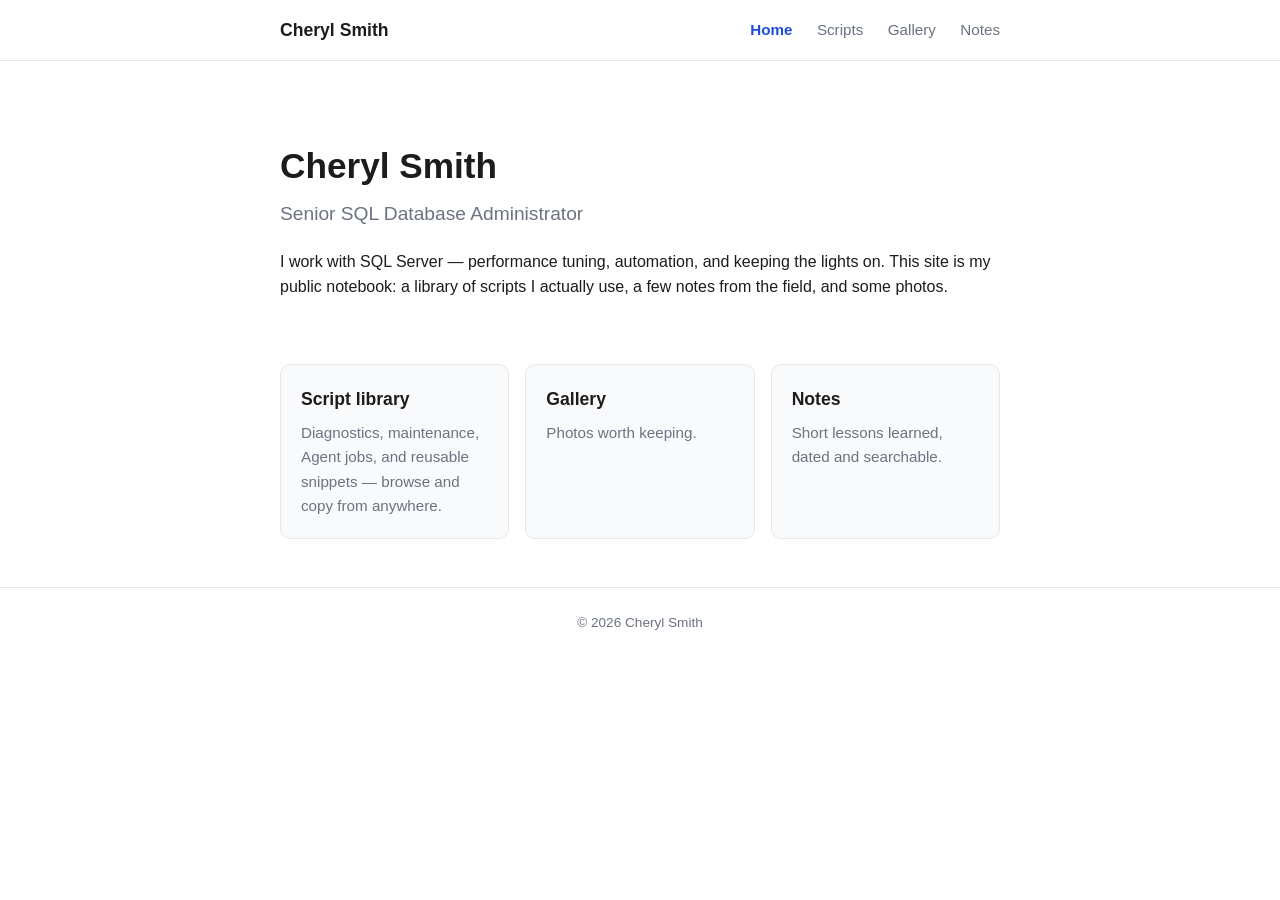
<file: index.html>
<!DOCTYPE html>
<html lang="en">
<head>
<meta charset="utf-8">
<meta name="viewport" content="width=device-width, initial-scale=1">
<title>Cheryl Smith — Senior SQL Database Administrator</title>
<link rel="stylesheet" href="styles.css">
<style>
  /* Small page-specific touch: the hero stays simple on purpose. */
  .hero { padding: 1rem 0; }
</style>
</head>
<body>

<header class="site-header">
  <div class="container">
    <a class="brand" href="index.html">Cheryl Smith</a>
    <nav>
      <a href="index.html" class="active">Home</a>
      <a href="scripts.html">Scripts</a>
      <a href="gallery.html">Gallery</a>
      <a href="notes.html">Notes</a>
    </nav>
  </div>
</header>

<main class="container">
  <section class="hero">
    <h1>Cheryl Smith</h1>
    <p class="subtitle">Senior SQL Database Administrator</p>
    <p>
      I work with SQL Server — performance tuning, automation, and keeping
      the lights on. This site is my public notebook: a library of scripts
      I actually use, a few notes from the field, and some photos.
    </p>
  </section>

  <section class="cards">
    <a class="card" href="scripts.html">
      <h2>Script library</h2>
      <p>Diagnostics, maintenance, Agent jobs, and reusable snippets — browse and copy from anywhere.</p>
    </a>
    <a class="card" href="gallery.html">
      <h2>Gallery</h2>
      <p>Photos worth keeping.</p>
    </a>
    <a class="card" href="notes.html">
      <h2>Notes</h2>
      <p>Short lessons learned, dated and searchable.</p>
    </a>
  </section>
</main>

<footer>
  <div class="container">&copy; 2026 Cheryl Smith</div>
</footer>

</body>
</html>
</file>
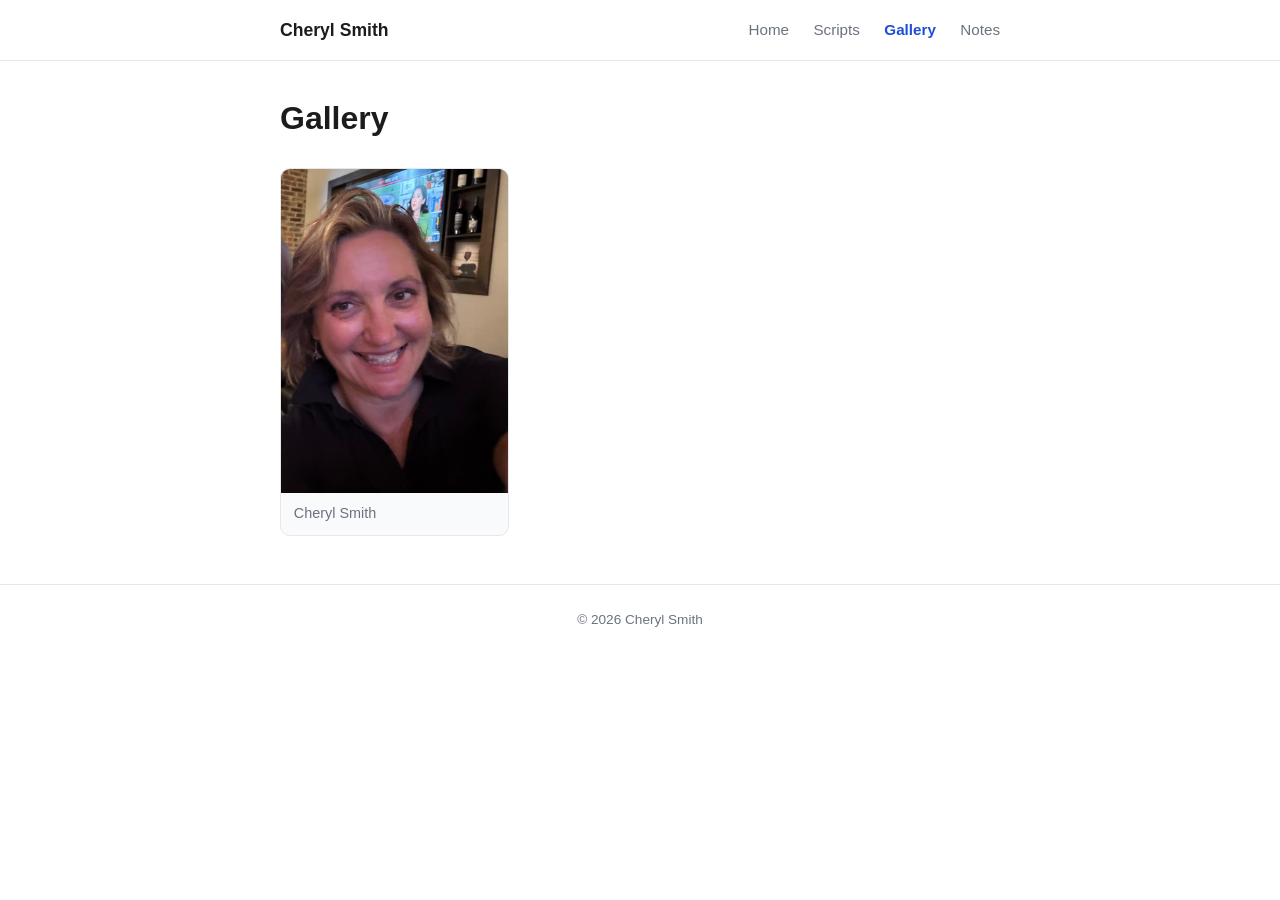
<file: gallery.html>
<!DOCTYPE html>
<html lang="en">
<head>
<meta charset="utf-8">
<meta name="viewport" content="width=device-width, initial-scale=1">
<title>Gallery — Cheryl Smith</title>
<link rel="stylesheet" href="styles.css">
</head>
<body>

<header class="site-header">
  <div class="container">
    <a class="brand" href="index.html">Cheryl Smith</a>
    <nav>
      <a href="index.html">Home</a>
      <a href="scripts.html">Scripts</a>
      <a href="gallery.html" class="active">Gallery</a>
      <a href="notes.html">Notes</a>
    </nav>
  </div>
</header>

<main class="container">
  <h1>Gallery</h1>

  <!--
    HOW TO ADD PHOTOS
    1. Drop image files into site/images/ (keep filenames simple, no spaces).
    2. Copy the <figure> block below, paste it inside the .gallery div,
       remove the comment markers, and update src + alt text.
    3. Commit and push -- the site updates automatically.

    Example:
    <figure>
      <img src="images/sunset.jpg" alt="Sunset over the lake">
      <figcaption>Sunset over the lake, August 2026</figcaption>
    </figure>
  -->

  <div class="gallery">
    <figure>
      <img src="images/cheryl.jpg" alt="Cheryl Smith">
      <figcaption>Cheryl Smith</figcaption>
    </figure>
  </div>
</main>

<footer>
  <div class="container">&copy; 2026 Cheryl Smith</div>
</footer>

</body>
</html>
</file>
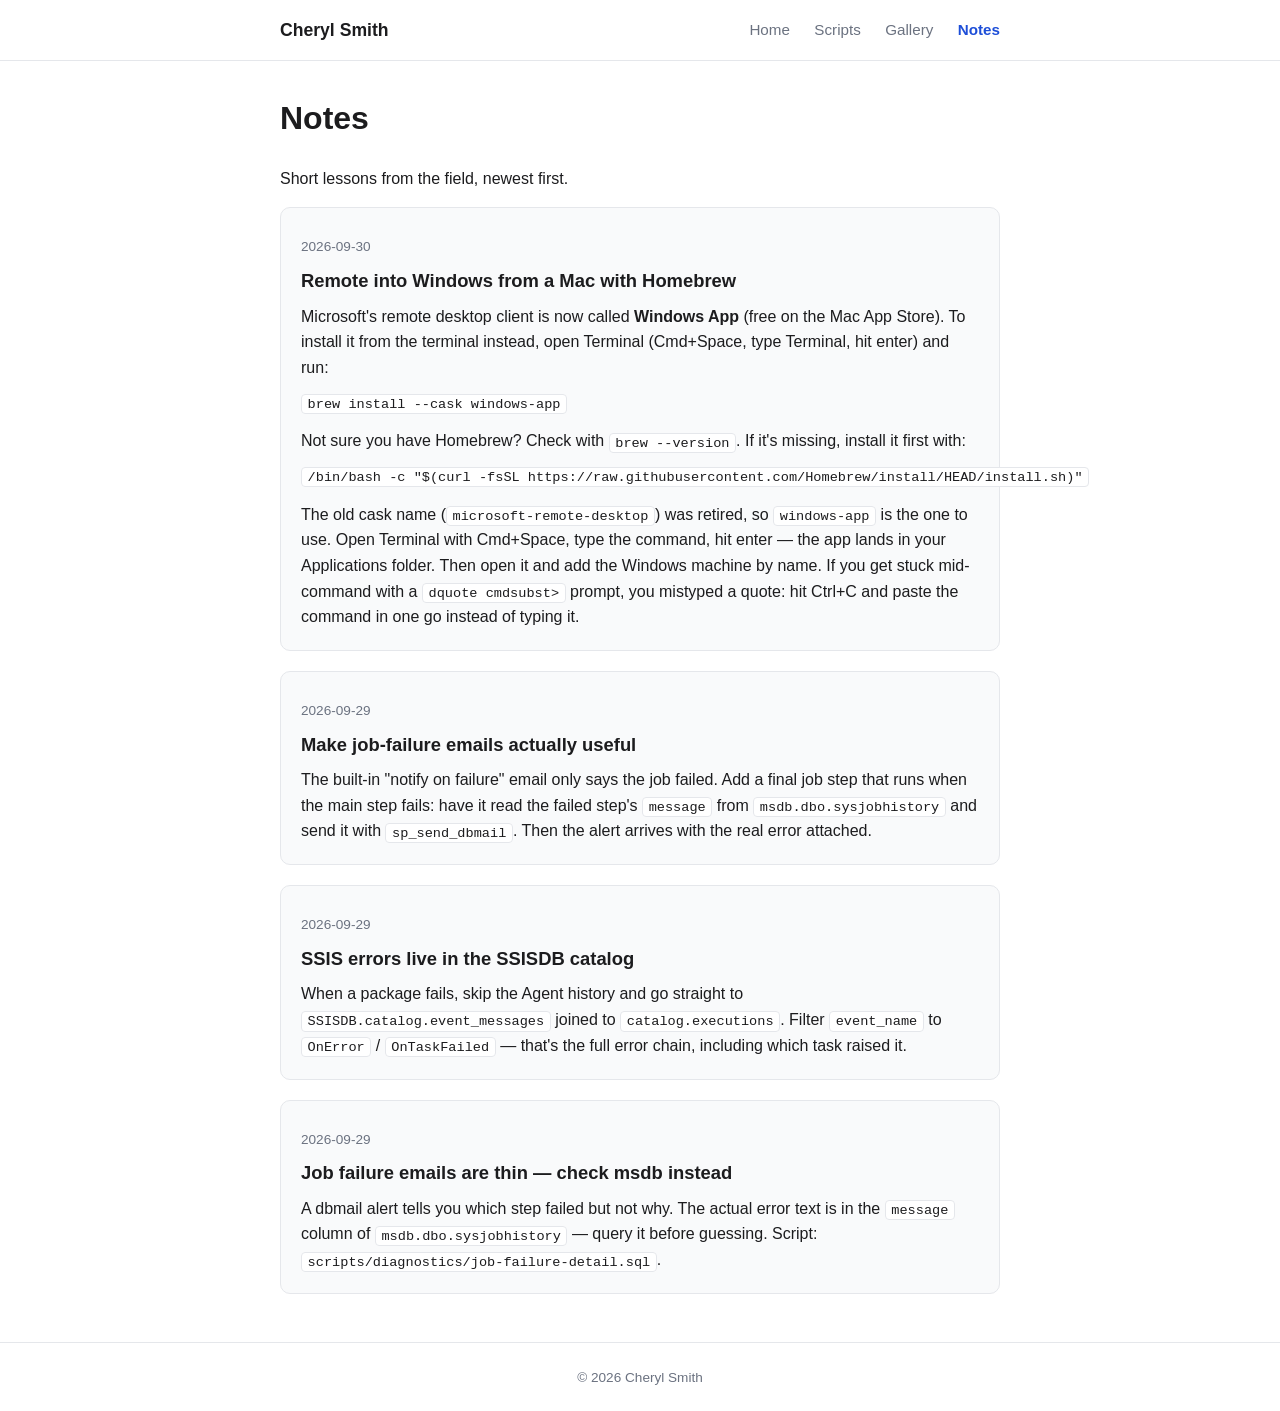
<file: notes.html>
<!DOCTYPE html>
<html lang="en">
<head>
<meta charset="utf-8">
<meta name="viewport" content="width=device-width, initial-scale=1">
<title>Notes — Cheryl Smith</title>
<link rel="stylesheet" href="styles.css">
</head>
<body>

<header class="site-header">
  <div class="container">
    <a class="brand" href="index.html">Cheryl Smith</a>
    <nav>
      <a href="index.html">Home</a>
      <a href="scripts.html">Scripts</a>
      <a href="gallery.html">Gallery</a>
      <a href="notes.html" class="active">Notes</a>
    </nav>
  </div>
</header>

<main class="container">
  <h1>Notes</h1>
  <p>Short lessons from the field, newest first.</p>

  <!--
    HOW TO ADD A NOTE
    Copy one <article class="note"> ... </article> block, paste it at the
    top of the list below (right after this comment), and update the date,
    heading, and body. Commit and push -- the site updates automatically.
  -->

  <article class="note">
    <p class="note-date">2026-09-30</p>
    <h2>Remote into Windows from a Mac with Homebrew</h2>
    <p>
      Microsoft's remote desktop client is now called <strong>Windows
      App</strong> (free on the Mac App Store). To install it from the
      terminal instead, open Terminal (Cmd+Space, type Terminal, hit enter)
      and run:
    </p>
<pre><code>brew install --cask windows-app</code></pre>
    <p>
      Not sure you have Homebrew? Check with <code>brew --version</code>. If
      it's missing, install it first with:
    </p>
<pre><code>/bin/bash -c "$(curl -fsSL https://raw.githubusercontent.com/Homebrew/install/HEAD/install.sh)"</code></pre>
    <p>
      The old cask name (<code>microsoft-remote-desktop</code>) was retired,
      so <code>windows-app</code> is the one to use. Open Terminal with
      Cmd+Space, type the command, hit enter — the app lands in your
      Applications folder. Then open it and add the Windows machine by name.
      If you get stuck mid-command with a <code>dquote cmdsubst&gt;</code>
      prompt, you mistyped a quote: hit Ctrl+C and paste the command in one
      go instead of typing it.
    </p>
  </article>

  <article class="note">
    <p class="note-date">2026-09-29</p>
    <h2>Make job-failure emails actually useful</h2>
    <p>
      The built-in "notify on failure" email only says the job failed. Add a
      final job step that runs when the main step fails: have it read the
      failed step's <code>message</code> from
      <code>msdb.dbo.sysjobhistory</code> and send it with
      <code>sp_send_dbmail</code>. Then the alert arrives with the real error
      attached.
    </p>
  </article>

  <article class="note">
    <p class="note-date">2026-09-29</p>
    <h2>SSIS errors live in the SSISDB catalog</h2>
    <p>
      When a package fails, skip the Agent history and go straight to
      <code>SSISDB.catalog.event_messages</code> joined to
      <code>catalog.executions</code>. Filter
      <code>event_name</code> to <code>OnError</code> /
      <code>OnTaskFailed</code> — that's the full error chain, including
      which task raised it.
    </p>
  </article>

  <article class="note">
    <p class="note-date">2026-09-29</p>
    <h2>Job failure emails are thin — check msdb instead</h2>
    <p>
      A dbmail alert tells you which step failed but not why. The actual error
      text is in the <code>message</code> column of
      <code>msdb.dbo.sysjobhistory</code> — query it before guessing.
      Script: <code>scripts/diagnostics/job-failure-detail.sql</code>.
    </p>
  </article>
</main>

<footer>
  <div class="container">&copy; 2026 Cheryl Smith</div>
</footer>

</body>
</html>
</file>
<file: styles.css>
/* Shared stylesheet for the whole site. Plain CSS, no frameworks. */

:root {
  --bg: #ffffff;
  --text: #1c1c1e;
  --muted: #6b7280;
  --accent: #1d4ed8;
  --border: #e5e7eb;
  --card-bg: #f9fafb;
}

* { box-sizing: border-box; }

body {
  margin: 0;
  font-family: -apple-system, BlinkMacSystemFont, "Segoe UI", Roboto, Helvetica, Arial, sans-serif;
  line-height: 1.6;
  color: var(--text);
  background: var(--bg);
}

.container {
  max-width: 760px;
  margin: 0 auto;
  padding: 0 20px;
}

/* Header + nav (same on every page) */
.site-header {
  border-bottom: 1px solid var(--border);
  margin-bottom: 2rem;
}

.site-header .container {
  display: flex;
  flex-wrap: wrap;
  align-items: center;
  justify-content: space-between;
  gap: 0.5rem;
  padding-top: 1rem;
  padding-bottom: 1rem;
}

.brand {
  font-weight: 700;
  font-size: 1.1rem;
  color: var(--text);
  text-decoration: none;
}

.site-header nav a {
  margin-left: 1.25rem;
  color: var(--muted);
  text-decoration: none;
  font-size: 0.95rem;
}

.site-header nav a:hover { color: var(--text); }
.site-header nav a.active { color: var(--accent); font-weight: 600; }

/* Home page */
.hero h1 { font-size: 2.2rem; margin-bottom: 0.25rem; }
.subtitle { font-size: 1.2rem; color: var(--muted); margin-top: 0; }

.cards {
  display: grid;
  grid-template-columns: repeat(auto-fit, minmax(200px, 1fr));
  gap: 1rem;
  margin: 2rem 0;
}

.card {
  display: block;
  padding: 1.25rem;
  border: 1px solid var(--border);
  border-radius: 10px;
  background: var(--card-bg);
  text-decoration: none;
  color: var(--text);
}

.card:hover { border-color: var(--accent); }
.card h2 { margin: 0 0 0.5rem; font-size: 1.1rem; }
.card p { margin: 0; color: var(--muted); font-size: 0.95rem; }

/* Script library */
.script-group { margin-bottom: 2rem; }
.script-group h2 { font-size: 1.25rem; border-bottom: 1px solid var(--border); padding-bottom: 0.4rem; }

.script { margin-bottom: 1.25rem; }
.script h3 { margin: 0 0 0.25rem; font-size: 1.05rem; }
.script p { margin: 0.25rem 0; color: var(--muted); }
.script code {
  font-family: ui-monospace, SFMono-Regular, Menlo, Consolas, monospace;
  font-size: 0.85rem;
  background: var(--card-bg);
  border: 1px solid var(--border);
  border-radius: 4px;
  padding: 0.1rem 0.35rem;
}

/* Gallery */
.gallery {
  display: grid;
  grid-template-columns: repeat(auto-fill, minmax(200px, 1fr));
  gap: 1rem;
  margin: 1.5rem 0;
}

.gallery figure {
  margin: 0;
  border: 1px solid var(--border);
  border-radius: 10px;
  overflow: hidden;
  background: var(--card-bg);
}

.gallery img { width: 100%; height: auto; display: block; }
.gallery figcaption { padding: 0.6rem 0.8rem; font-size: 0.9rem; color: var(--muted); }

.empty-note {
  grid-column: 1 / -1;
  color: var(--muted);
  border: 1px dashed var(--border);
  border-radius: 10px;
  padding: 2rem;
  text-align: center;
}

/* Notes */
.note {
  border: 1px solid var(--border);
  border-radius: 10px;
  padding: 1.25rem;
  margin-bottom: 1.25rem;
  background: var(--card-bg);
}

.note-date { color: var(--muted); font-size: 0.85rem; margin: 0 0 0.25rem; }
.note h2 { margin: 0 0 0.5rem; font-size: 1.15rem; }
.note p { margin: 0.5rem 0; }
.note p:last-child { margin-bottom: 0; }
.note code {
  font-family: ui-monospace, SFMono-Regular, Menlo, Consolas, monospace;
  font-size: 0.85rem;
  background: #fff;
  border: 1px solid var(--border);
  border-radius: 4px;
  padding: 0.1rem 0.35rem;
}

footer {
  border-top: 1px solid var(--border);
  margin-top: 3rem;
  padding: 1.5rem 0;
  color: var(--muted);
  font-size: 0.85rem;
  text-align: center;
}

/* From-email archive additions */
.group-note {
  color: #666;
  font-size: 0.9em;
  margin: -0.5em 0 1em;
}
.script-date {
  color: #888;
  font-size: 0.85em;
  margin-left: 0.5em;
}
</file>
